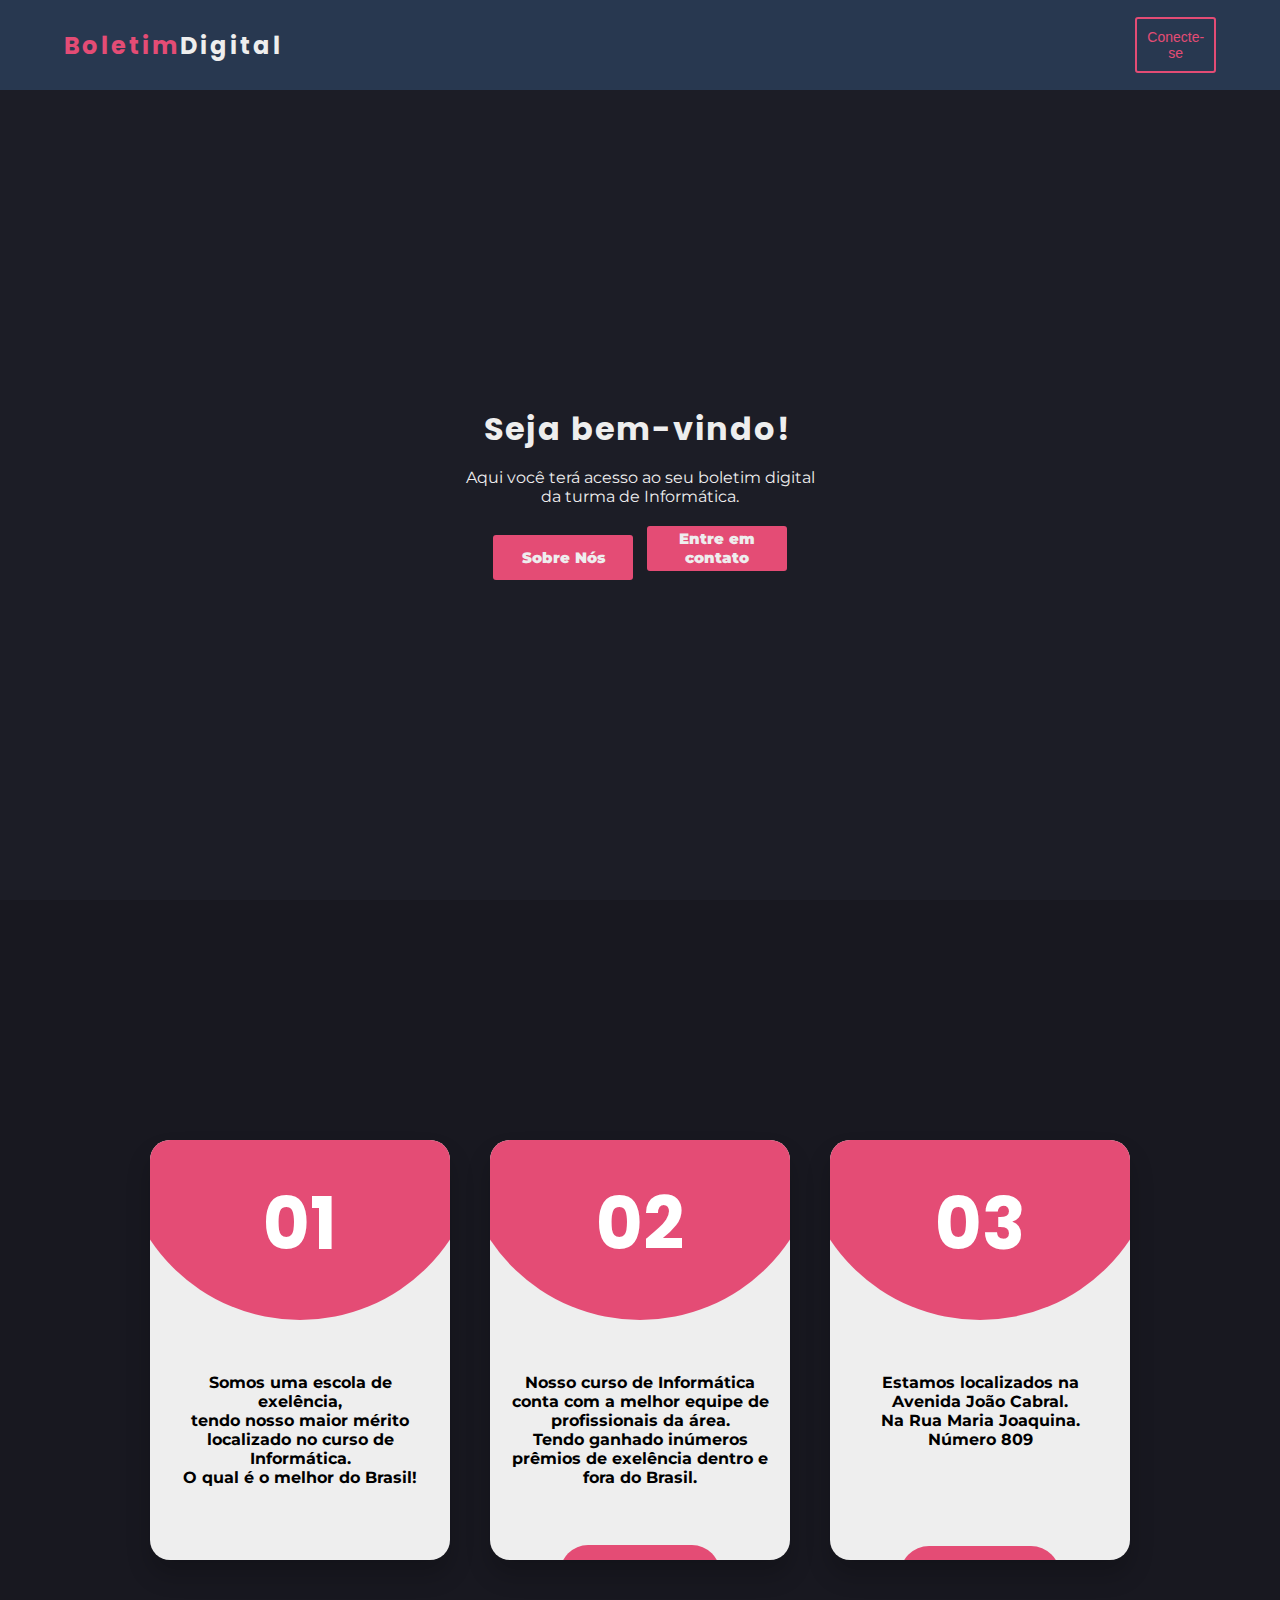
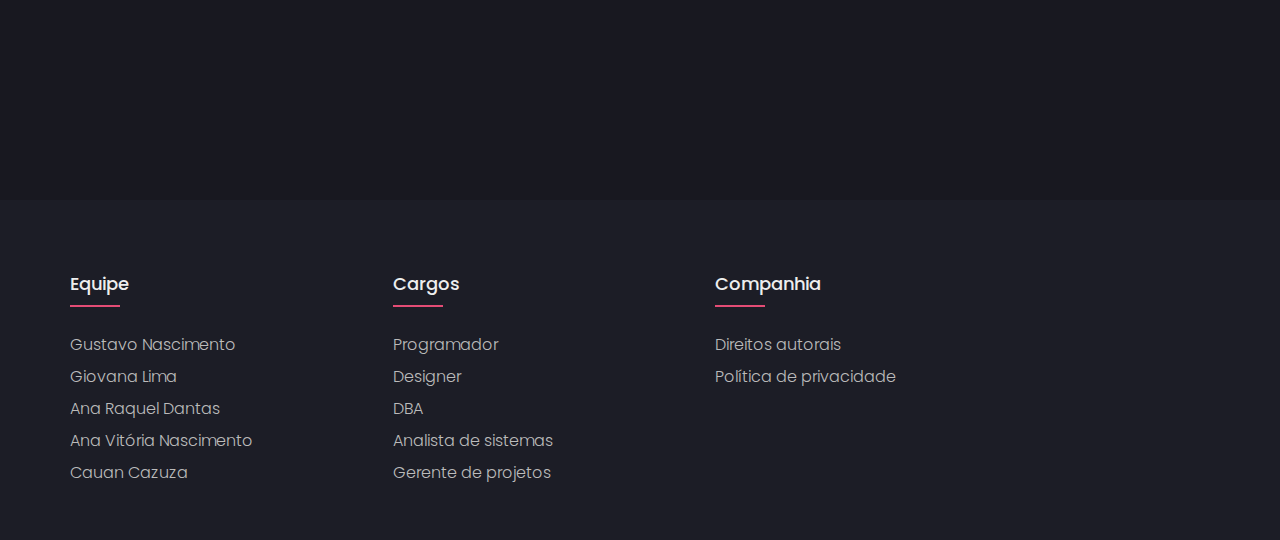
<file: index.html>
<!DOCTYPE html>
<html lang="pt-br">
  <head>
    <meta charset="UTF-8" />
    <meta name="viewport" content="width=device-width, initial-scale=1.0"/>
    <title>Boletim Digital</title>
    <link rel="stylesheet" href="./style/style.css"/>
    <link rel="shortcut icon" href="./assets/favicon-one.png" type="image/x-icon"/>
  </head>
  <body>

    <header>
      <div class="logo">
        <h2><span>Boletim</span>Digital</h2>
      </div>
      <div class="nav-links">
        <nav id="nav">
          <ul>
            <li>
              <div class="dropdown">
                <button class="dropbtn">Conecte-se</button>
                <div class="dropdown-content">
                  <a href="./html/option-log.html" target="_blank">Login</a>
                  <a href="html/cadastro.html" target="_blank">Cadastro</a>
                </div>
              </div>
            </li>
          </ul>
        </nav>
      </div>
    </header>

    <section class="home">
      <div class="cover">
        <h1>Seja bem-vindo!</h1>
        <p>
          Aqui você terá acesso ao seu boletim digital <br/> da turma de Informática.
        </p>
        <div>
          <button><a href="#sobre">Sobre Nós</a></button>
          <button><a href="#contato">Entre em contato</a></button>
        </div>
      </div>

      <section id="sobre" class="about">
        <div class="cont">
          <div class="card">
            <div class="circle">
              <h2>01</h2>
            </div>
            <div class="content">
              <p>
                <br><br>Somos uma escola de exelência, <br>tendo nosso maior mérito localizado no curso de Informática.<br>O qual é o melhor do Brasil!<br><br><br>
              </p>
              <a href="#">..............................<br>Read More</a>
            </div>
          </div>
          <div class="card">
            <div class="circle">
              <h2>02</h2>
            </div>
            <div class="content">
              <p>
                <br><br>Nosso curso de Informática<br>conta com a melhor equipe de profissionais da área.<br> Tendo ganhado inúmeros prêmios de exelência dentro e fora do Brasil.
              </p>
              <br>
              </p>
              <a href="#">..............................<br>Read More</a>
            </div>
          </div>
          <div class="card">
            <div class="circle">
              <h2>03</h2>
            </div>
            <div class="content">
              <p>
                <br><br>Estamos localizados na Avenida João Cabral.<br>Na Rua Maria Joaquina.<br>Número 809<br><br><br><br>
              <a href="#">..............................<br>Read More</a>
            </div>
          </div>
        </div>
      </section>

      <footer id="contato" class="footer">
        <div class="container">
          <div class="row">
            <div class="footer-col">
              <h4>Equipe</h4>
              <ul>
                <li><a href="#">Gustavo Nascimento</a></li>
                <li><a href="#">Giovana Lima</a></li>
                <li><a href="#">Ana Raquel Dantas</a></li>
                <li><a href="#">Ana Vitória Nascimento</a></li>
                <li><a href="#">Cauan Cazuza</a></li>
              </ul>
            </div>
            <div class="footer-col">
              <h4>Cargos</h4>
              <ul>
                <li><a href="#">Programador</a></li>
                <li><a href="#">Designer</a></li>
                <li><a href="#">DBA</a></li>
                <li><a href="#">Analista de sistemas</a></li>
                <li><a href="#">Gerente de projetos</a></li>
              </ul>
            </div>
            <div class="footer-col">
              <h4>Companhia</h4>
              <ul>
                <li><a href="#">Direitos autorais</a></li>
                <li><a href="#">Política de privacidade</a></li>
              </ul>
            </div>
          </div>
        </div>
      </footer>
    </section>
  </body>
</html>
</file>
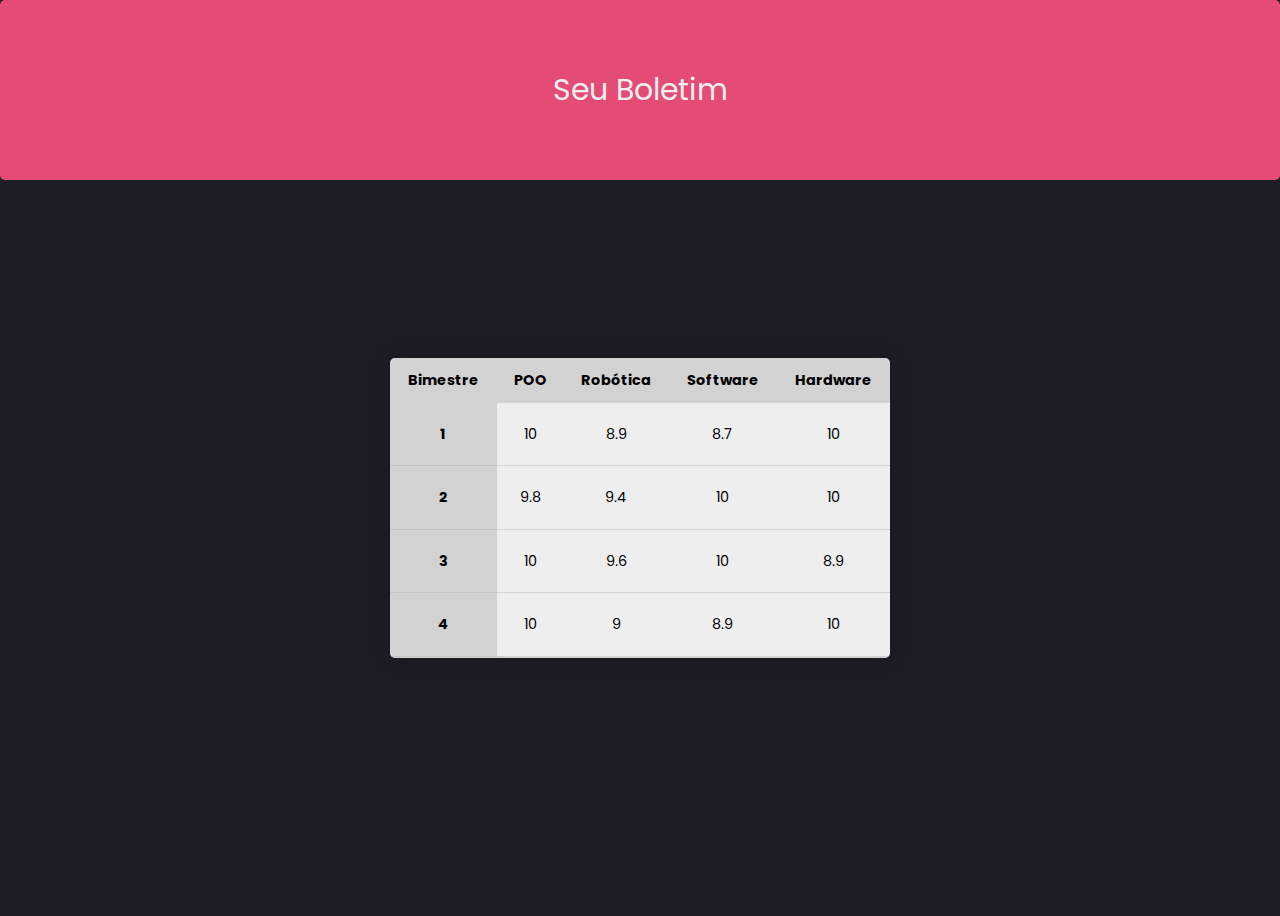
<file: html/boletim-aluno.html>
<!DOCTYPE html>
<html lang="pt-br">
  <head>
    <meta charset="UTF-8"/>
    <meta http-equiv="X-UA-Compatible" content="IE=edge"/>
    <meta name="viewport" content="width=device-width, initial-scale=1.0"/>
    <link rel="stylesheet" href="../style/boletim-style.css"/>
    <link rel="shortcut icon" href="#" type="image/x-icon">
    <link rel="preconnect" href="https://fonts.googleapis.com"/>
    <link rel="preconnect" href="https://fonts.gstatic.com" crossorigin/>
    <link href="https://fonts.googleapis.com/css2?family=Poppins:wght@400;500;600;700;900&display=swap" rel="stylesheet"/>
    <title>Boletim</title>
  </head>
  <body>
    <div class="banner">
    <p class="titulo">
      Seu Boletim
    </p>
  </div>
    <table class="content-table">
        <thead>
          <tr>
            <th>Bimestre</th>
            <th>POO</th>
            <th>Robótica</th>
            <th>Software</th>
            <th>Hardware</th>
          </tr>
        </thead>
        <tbody>
          <tr>
            <td class="lala">1</td>
            <td>10</td>
            <td>8.9</td>
            <td>8.7</td>
            <td>10</td>
          </tr>
          <tr>
            <td class="lala">2</td>
            <td>9.8</td>
            <td>9.4</td>
            <td>10</td>
            <td>10</td>
          </tr>
          <tr>
            <td class="lala">3</td>
            <td>10</td>
            <td>9.6</td>
            <td>10</td>
            <td>8.9</td>
          </tr>
          <tr>
            <td class="lala">4</td>
            <td>10</td>
            <td>9</td>
            <td>8.9</td>
            <td>10</td>
          </tr>
        </tbody>
      </table>
  </body>
</html>
</file>
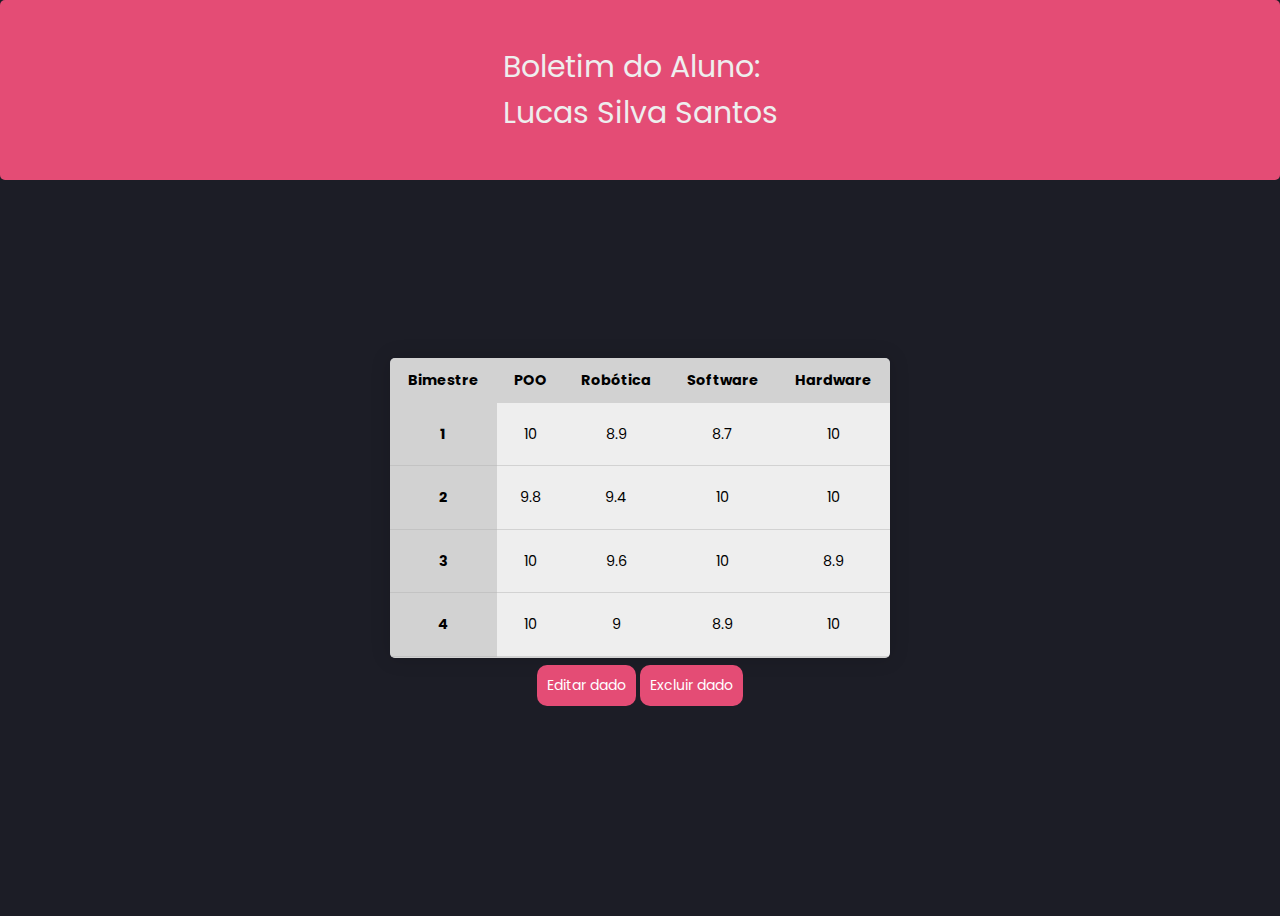
<file: html/boletim-prof.html>
<!DOCTYPE html>
<html lang="pt-br">
  <head>
    <meta charset="UTF-8"/>
    <meta http-equiv="X-UA-Compatible" content="IE=edge"/>
    <meta name="viewport" content="width=device-width, initial-scale=1.0"/>
    <link rel="stylesheet" href="../style/boletim-prof-style.css"/>
    <link rel="shortcut icon" href="#" type="image/x-icon">
    <link rel="preconnect" href="https://fonts.googleapis.com"/>
    <link rel="preconnect" href="https://fonts.gstatic.com" crossorigin/>
    <link href="https://fonts.googleapis.com/css2?family=Poppins:wght@400;500;600;700;900&display=swap" rel="stylesheet"/>
    <title>Boletim</title>
  </head>
  <body>
    <div class="banner">
    <p class="titulo">
      Boletim do Aluno:<br> Lucas Silva Santos
    </p>
  </div>
    <table class="content-table">
        <thead>
          <tr>
            <th>Bimestre</th>
            <th>POO</th>
            <th>Robótica</th>
            <th>Software</th>
            <th>Hardware</th>
          </tr>
        </thead>
        <tbody>
          <tr>
            <td class="lala">1</td>
            <td>10</td>
            <td>8.9</td>
            <td>8.7</td>
            <td>10</td>
          </tr>
          <tr>
            <td class="lala">2</td>
            <td>9.8</td>
            <td>9.4</td>
            <td>10</td>
            <td>10</td>
          </tr>
          <tr>
            <td class="lala">3</td>
            <td>10</td>
            <td>9.6</td>
            <td>10</td>
            <td>8.9</td>
          </tr>
          <tr>
            <td class="lala">4</td>
            <td>10</td>
            <td>9</td>
            <td>8.9</td>
            <td>10</td>
          </tr>
        </tbody>
       </table>
       <div class="botoes">
        <button type="submit" class="editar">Editar dado</button>
        <button type="submit" class="excluir">Excluir dado</button>
       </div>
  </body>
</html>
</file>
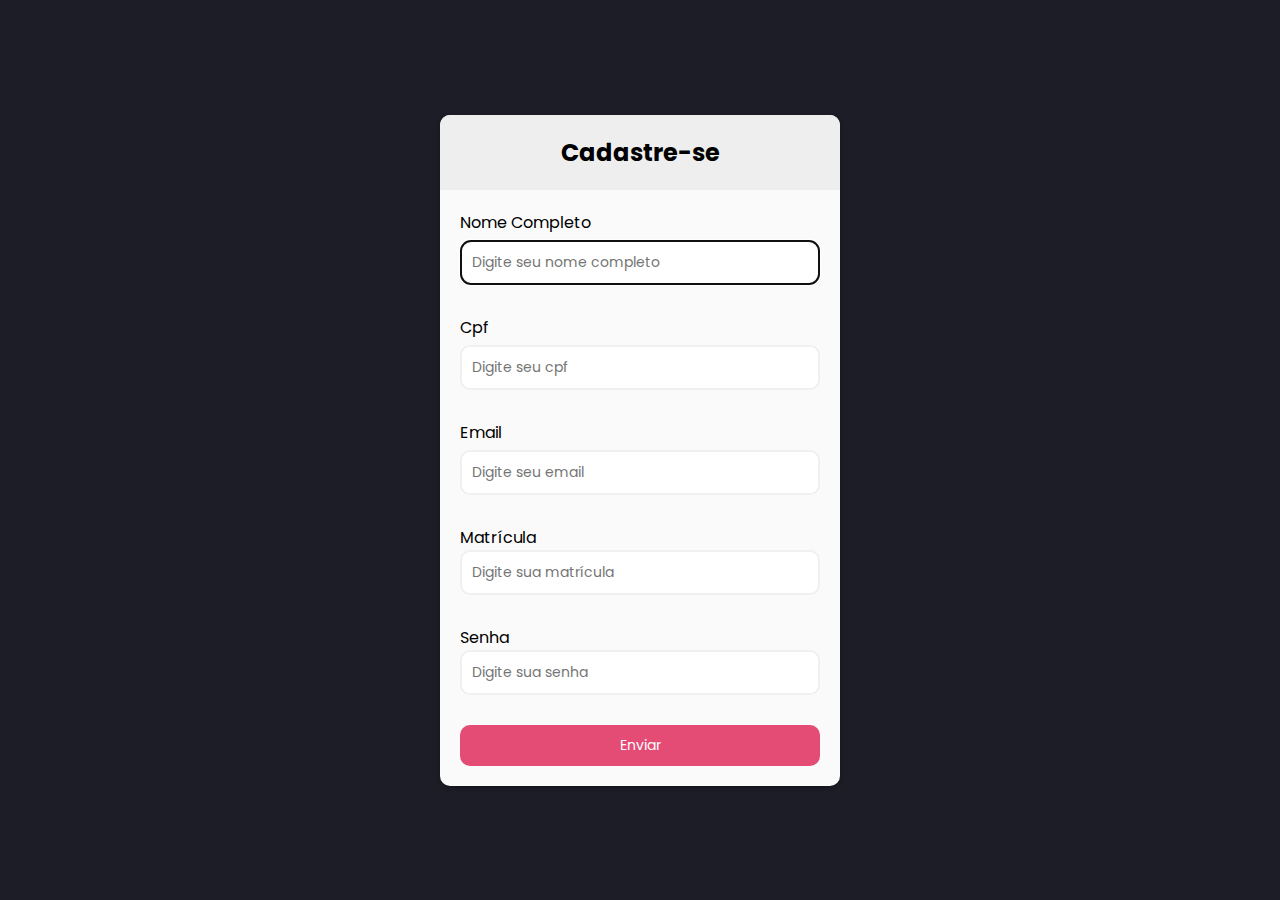
<file: html/cad-aluno.html>
<!DOCTYPE html>
<html lang="pt-br">
  <head>
    <meta charset="UTF-8"/>
    <meta http-equiv="X-UA-Compatible" content="IE=edge"/>
    <meta name="viewport" content="width=device-width, initial-scale=1.0"/>
    <link rel="stylesheet" href="../style/cad-style.css"/>
    <link rel="shortcut icon" href="../assets/user.png" type="image/x-icon">
    <link rel="preconnect" href="https://fonts.googleapis.com"/>
    <link rel="preconnect" href="https://fonts.gstatic.com" crossorigin/>
    <link href="https://fonts.googleapis.com/css2?family=Poppins:wght@400;500;600;700;900&display=swap" rel="stylesheet"/>
    <title>Cadastro do Aluno</title>
  </head>
  <body>
    <div class="container">
      <div class="header">
        <h2>Cadastre-se</h2>
      </div>

      <form id="form" class="form">
        <div class="form-control">
          <label for="username">Nome Completo</label>
          <input
            type="text"
            placeholder="Digite seu nome completo" required autofocus/>
        </div>

        <div class="form-control">
          <label for="text">Cpf</label>
          <input type="text" maxlength="11"
          placeholder="Digite seu cpf" required autofocus/>
        </div>

        <div class="form-control">
          <label for="email">Email</label>
          <input
            type="email" 
            placeholder="Digite seu email" required autofocus/>
        </div>

        <div class="form-control">
          <label">Matrícula</label>
          <input
            type="text" maxlength="6"
            placeholder="Digite sua matrícula" required autofocus/>
        </div>

        <div class="form-control">
          <label">Senha</label>
          <input
            type="password" maxlength="6"
            placeholder="Digite sua senha" required autofocus/>
        </div>

        <button type="submit">Enviar</button>
      </form>
    </div>

  </body>
</html>
</file>
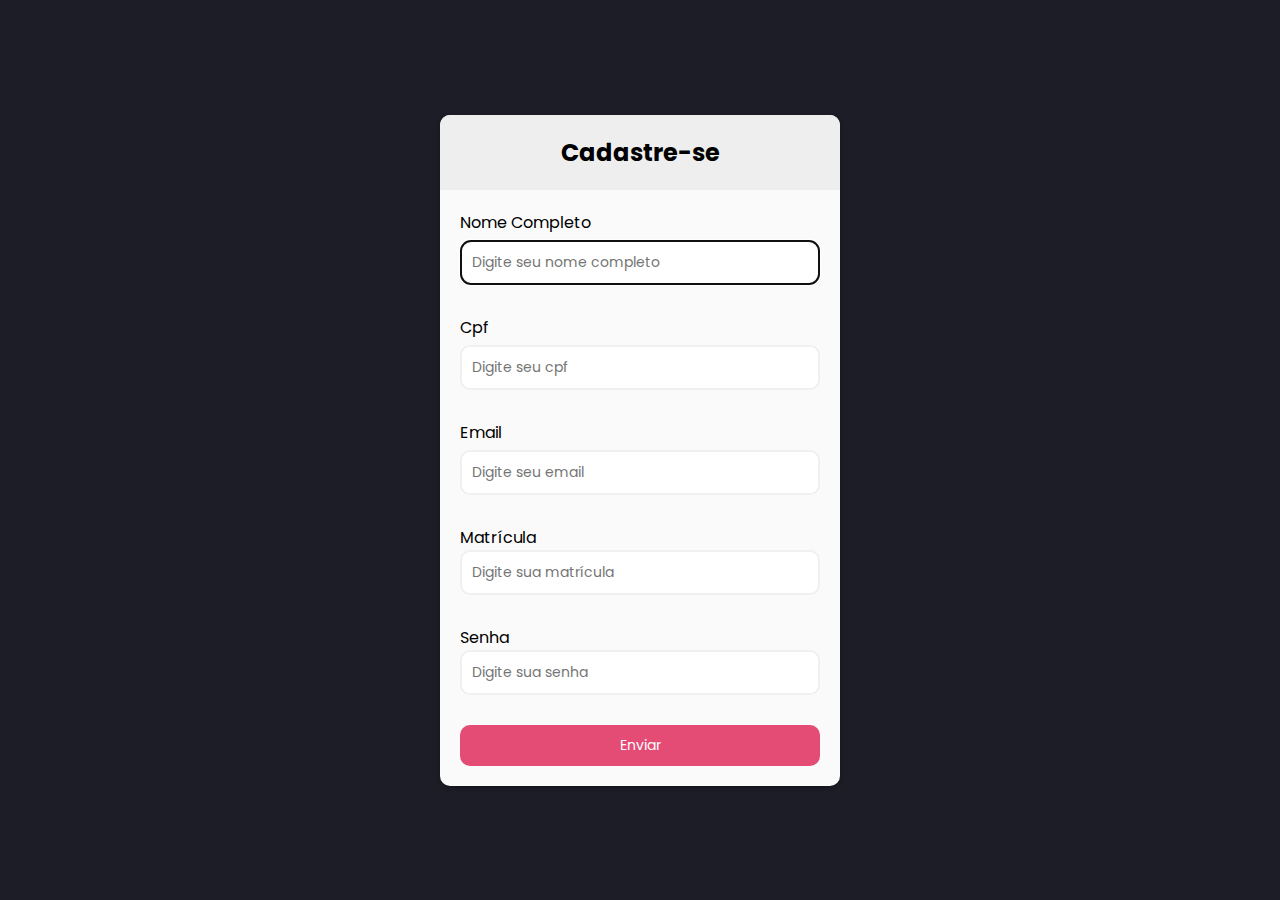
<file: html/cadastro.html>
<!DOCTYPE html>
<html lang="pt-br">
  <head>
    <meta charset="UTF-8"/>
    <meta http-equiv="X-UA-Compatible" content="IE=edge"/>
    <meta name="viewport" content="width=device-width, initial-scale=1.0"/>
    <link rel="stylesheet" href="../style/cad-style.css"/>
    <link rel="shortcut icon" href="../assets/user.png" type="image/x-icon">
    <link rel="preconnect" href="https://fonts.googleapis.com"/>
    <link rel="preconnect" href="https://fonts.gstatic.com" crossorigin/>
    <link href="https://fonts.googleapis.com/css2?family=Poppins:wght@400;500;600;700;900&display=swap" rel="stylesheet"/>
    <title>Cadastro</title>
  </head>
  <body>
    <div class="container">
      <div class="header">
        <h2>Cadastre-se</h2>
      </div>

      <form id="form" class="form">
        <div class="form-control">
          <label for="username">Nome Completo</label>
          <input
            type="text"
            placeholder="Digite seu nome completo" required autofocus/>
        </div>

        <div class="form-control">
          <label for="text">Cpf</label>
          <input type="text" maxlength="11"
          placeholder="Digite seu cpf" required autofocus/>
        </div>

        <div class="form-control">
          <label for="email">Email</label>
          <input
            type="email" 
            placeholder="Digite seu email" required autofocus/>
        </div>

        <div class="form-control">
          <label">Matrícula</label>
          <input
            type="text" maxlength="6"
            placeholder="Digite sua matrícula" required autofocus/>
        </div>

        <div class="form-control">
          <label">Senha</label>
          <input
            type="password" maxlength="6"
            placeholder="Digite sua senha" required autofocus/>
        </div>

        <button type="submit">Enviar</button>
      </form>
    </div>

  </body>
</html>
</file>
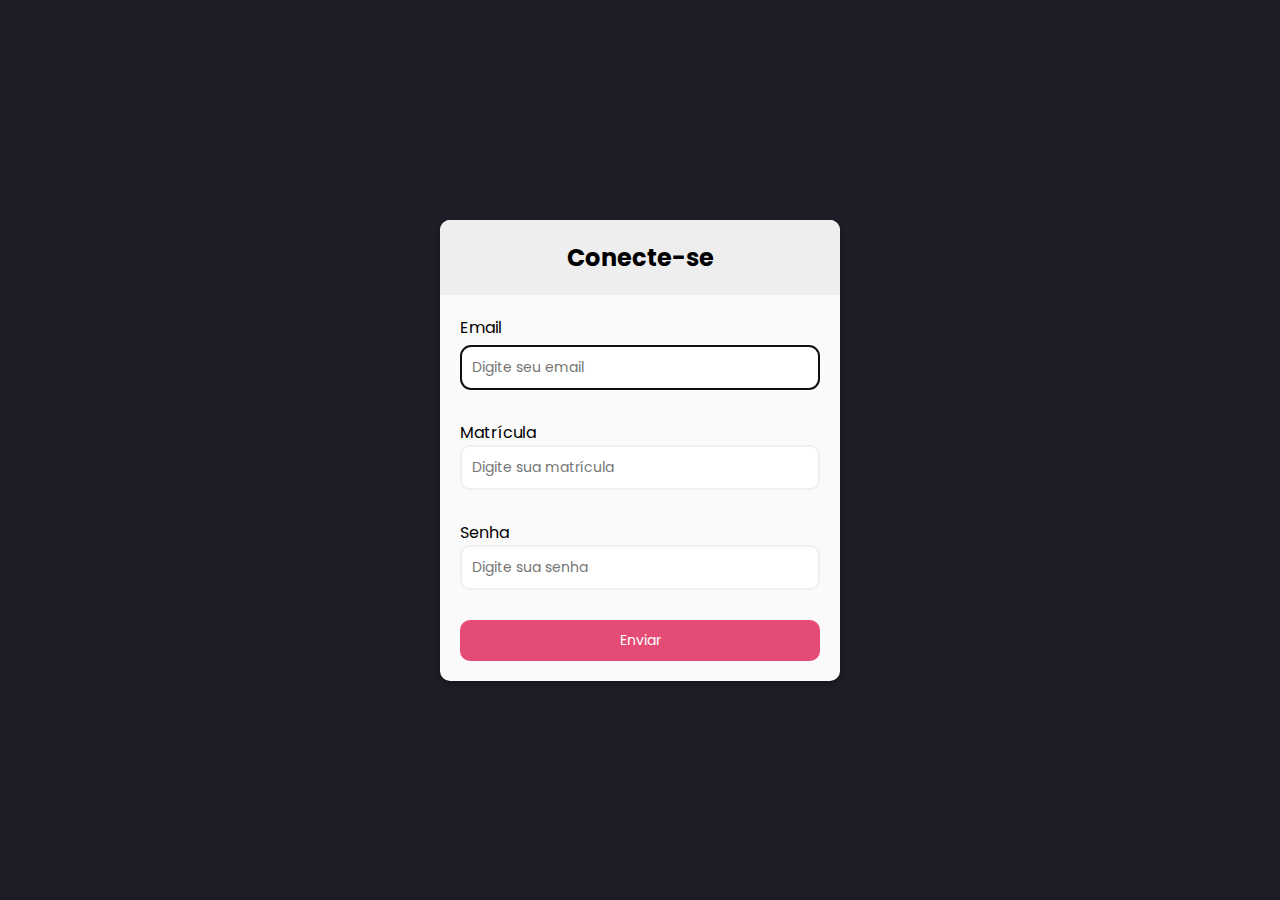
<file: html/log-aluno.html>
<!DOCTYPE html>
<html lang="pt-br">
  <head>
    <meta charset="UTF-8"/>
    <meta http-equiv="X-UA-Compatible" content="IE=edge"/>
    <meta name="viewport" content="width=device-width, initial-scale=1.0"/>
    <link rel="stylesheet" href="../style/log-style.css"/>
    <link rel="shortcut icon" href="../assets/user.png" type="image/x-icon">
    <link rel="preconnect" href="https://fonts.googleapis.com"/>
    <link rel="preconnect" href="https://fonts.gstatic.com" crossorigin/>
    <link href="https://fonts.googleapis.com/css2?family=Poppins:wght@400;500;600;700;900&display=swap" rel="stylesheet"/>
    <title>Login do aluno</title>
  </head>
  <body>
    <div class="container">
      <div class="header">
        <h2>Conecte-se</h2>
      </div>

      <form id="form" class="form">

        <div class="form-control">
          <label for="email">Email</label>
          <input
            type="email"
            placeholder="Digite seu email" required autofocus/>
        </div>

        <div class="form-control">
          <label">Matrícula</label>
          <input
            type="text" maxlength="6"
            placeholder="Digite sua matrícula" required autofocus/>
        </div>
        <div class="form-control">
          <label">Senha</label>
          <input
            type="password" maxlength="6"
            placeholder="Digite sua senha" required autofocus/>
        </div>
        <button type="submit">Enviar</button>
      </form>
      
    </div>
  </body>
</html>
</file>
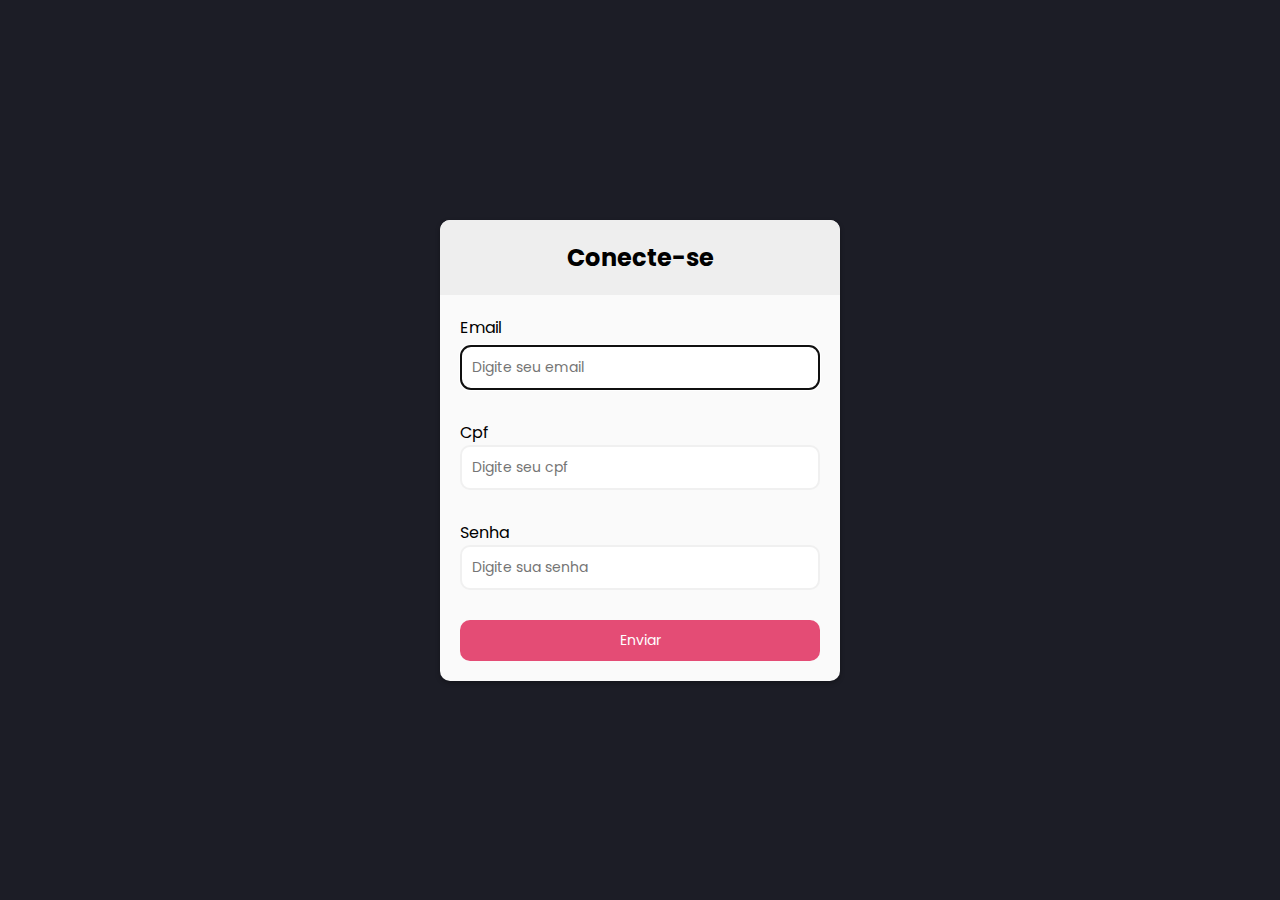
<file: html/log-prof.html>
<!DOCTYPE html>
<html lang="pt-br">
  <head>
    <meta charset="UTF-8"/>
    <meta http-equiv="X-UA-Compatible" content="IE=edge"/>
    <meta name="viewport" content="width=device-width, initial-scale=1.0"/>
    <link rel="stylesheet" href="../style/log-style.css"/>
    <link rel="shortcut icon" href="../assets/user.png" type="image/x-icon">
    <link rel="preconnect" href="https://fonts.googleapis.com"/>
    <link rel="preconnect" href="https://fonts.gstatic.com" crossorigin/>
    <link href="https://fonts.googleapis.com/css2?family=Poppins:wght@400;500;600;700;900&display=swap" rel="stylesheet"/>
    <title>Login do professor</title>
  </head>
  <body>
    <div class="container">
      <div class="header">
        <h2>Conecte-se</h2>
      </div>

      <form id="form" class="form">

        <div class="form-control">
          <label for="email">Email</label>
          <input
            type="email"
            placeholder="Digite seu email" required autofocus/>
        </div>

        <div class="form-control">
          <label">Cpf</label>
          <input
            type="text" maxlength="11"
            placeholder="Digite seu cpf" required autofocus/>
        </div>

        <div class="form-control">
          <label">Senha</label>
          <input
            type="password" maxlength="6"
            placeholder="Digite sua senha" required autofocus/>
        </div>

        <button type="submit">Enviar</button>
      </form>
    </div>

  </body>
</html>
</file>
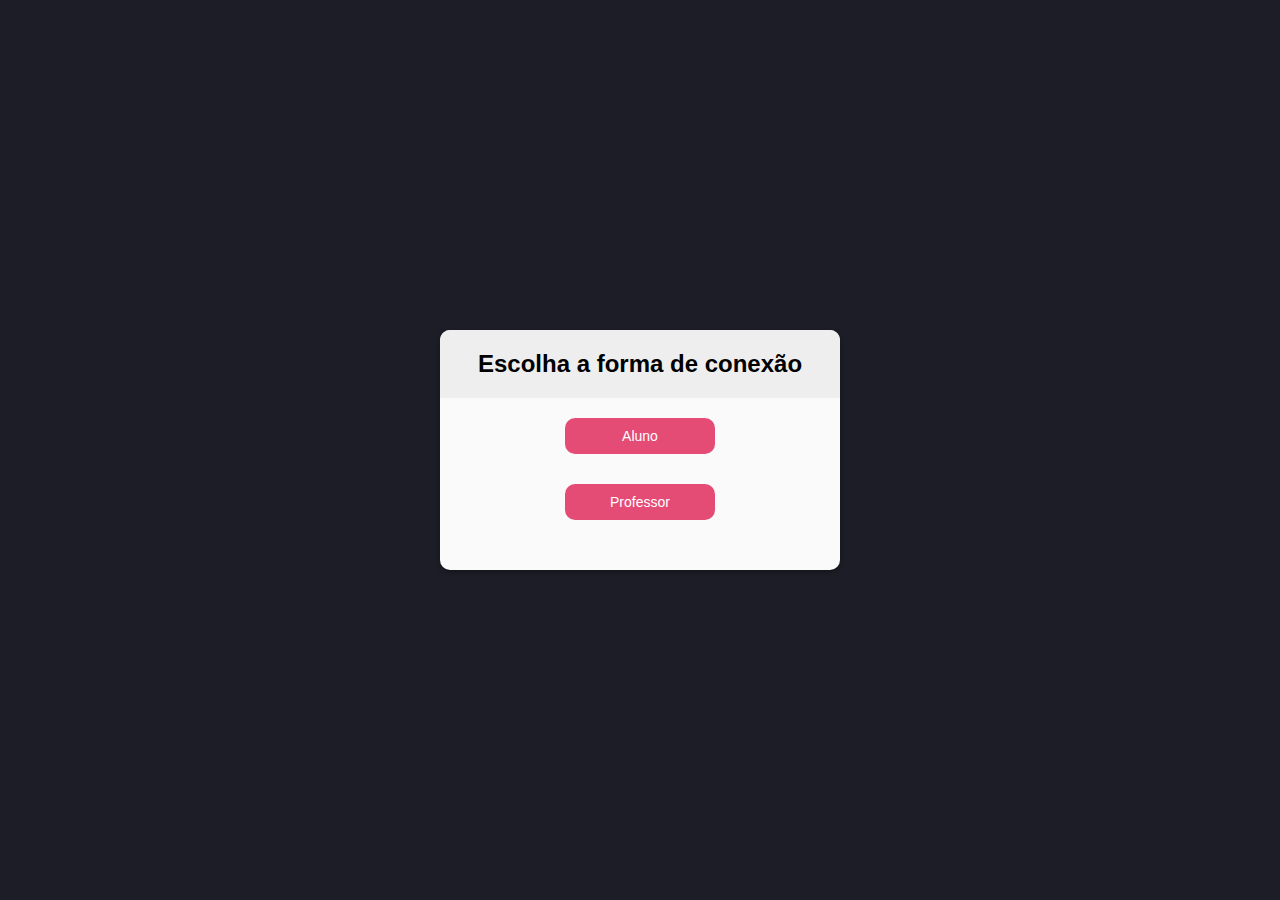
<file: html/option-boletim.html>
<!DOCTYPE html>
<html lang="pt-br">
<head>
  <meta charset="UTF-8">
  <meta http-equiv="X-UA-Compatible" content="IE=edge">
  <meta name="viewport" content="width=device-width, initial-scale=1.0">
  <link rel="shortcut icon" href="../assets/user.png" type="image/x-icon">
  <link rel="stylesheet" href="../style/log-style.css">
  <title>Opções de Boletim</title>
</head>
<body>
  <div class="container">
    <div class="header">
      <h2>Escolha a forma de conexão</h2>
    </div>

    <form id="form" class="form">

      <div class="form-control" id="control">
        <button id="btn"><a target="_blank" href="boletim-aluno.html">Aluno</a></button>
      </div>

      <div class="form-control" id="control">
        <button id="btn"><a target="_blank" href="boletim-prof.html">Professor</a></button>
      </div>
</body>
</html>
</file>
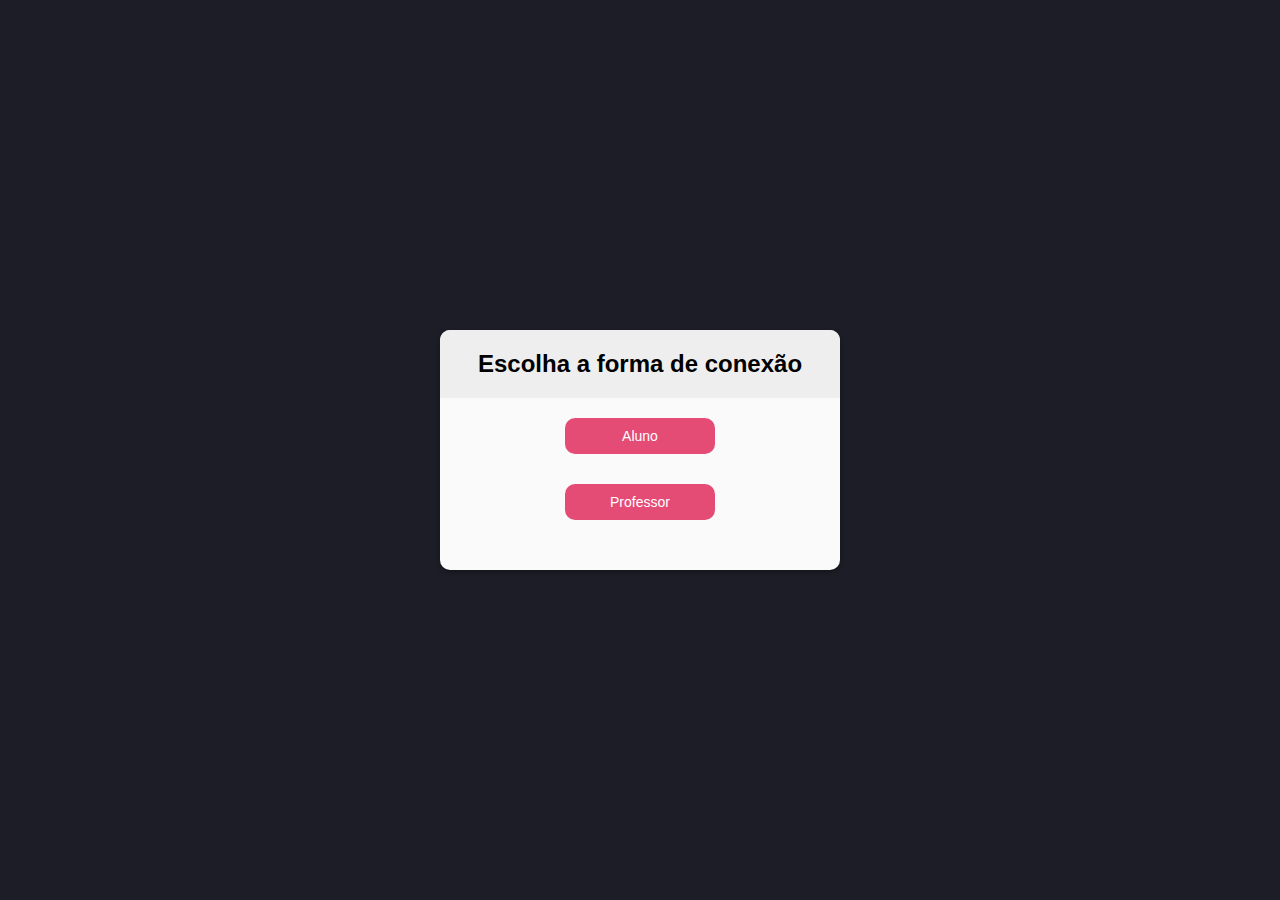
<file: html/option-log.html>
<!DOCTYPE html>
<html lang="pt-br">
<head>
  <meta charset="UTF-8">
  <meta http-equiv="X-UA-Compatible" content="IE=edge">
  <meta name="viewport" content="width=device-width, initial-scale=1.0">
  <link rel="shortcut icon" href="../assets/user.png" type="image/x-icon">
  <link rel="stylesheet" href="../style/log-style.css">
  <title>Opçoes de login</title>
</head>
<body>
  <div class="container">
    <div class="header">
      <h2>Escolha a forma de conexão</h2>
    </div>

    <form id="form" class="form">

      <div class="form-control" id="control">
        <button id="btn"><a target="_blank" href="../html/log-aluno.html">Aluno</a></button>
      </div>

      <div class="form-control" id="control">
        <button id="btn"><a target="_blank" href="../html/log-prof.html">Professor</a></button>
      </div>
</body>
</html>
</file>
<file: style/style.css>
@import url('https://fonts.googleapis.com/css2?family=Montserrat:wght@200&family=Poppins&display=swap');

* {
  text-decoration: none;
  cursor: pointer;
  color: #eee;
  border: none;
  padding: 0;
  margin: 0;
}

html {
  scroll-behavior: smooth;
}

.home {
  position: absolute;
  height: 90vh;
  width: 100%;
  background-color: #1c1d26;
  z-index: -2;
}

.cover > h1 {
  font-family: 'Poppins', sans-serif;
  text-align: center;
  letter-spacing: 2px;
}

.cover h1 {
  padding-right: 5px;
}

.cover p {
  margin: 15px;
  text-align: center;
}

.cover {
  height: 100%;
  display: flex;
  flex-direction: column;
  justify-content: center;
  align-items: center;
}

.cover button {
  margin: 5px;
  width: 140px;
  height: 45px;
  background-color: #e44c75;
  font-family: 'Montserrat', sans-serif;
  font-size: 15px;
  font-weight: 900;
  border-radius: 3px;
  transition: all;
}

.cover button:hover {
  transform: scale(1.1);
  background-color: #e6416d;
}

header {
  font-family: 'Poppins', sans-serif;
  display: flex;
  height: 10vh;
  justify-content: space-between;
  align-items: center;
  padding: 0 5%;
  background-color: #283850;
}

#nav {
  padding-left: 80%;
}

.nav-links {
  width: 35%;
  min-width: 400px;
}

.logo > h2 {
  letter-spacing: 3px;
}

.dropbtn {
  font-size: 14px;
  padding: 10px 10px;
  border: 2px solid #e44c75;
  border-radius: 3px;
  background-color: transparent;
  color: #e44c75;
  transition-duration: 300ms;
}

.dropdown {
  position: relative;
  display: inline-block;
}

.dropdown-content {
  display: none;
  position: absolute;
  background-color: #283850;
  min-width: 110px;
  box-shadow: 0px 8px 16px 0px rgba(0, 0, 0, 0.2);
  z-index: 1;
}

.dropdown-content a {
  padding: 12px 16px;
  text-decoration: none;
  display: block;
}

.dropdown-content a:hover {
  background-color: #1c1d26;
}

.dropdown:hover .dropdown-content {
  display: block;
}

.dropdown:hover .dropbtn {
  color: #eee;
  background-color: #e6416d;
}

h2 > span {
  color: #e44c75;
}

p {
  font-family: 'Montserrat', sans-serif;
}

.nav-links ul {
  display: flex;
  justify-content: space-between;
  align-items: center;
  list-style-type: none;
}

.nav-links a {
  text-decoration: none;
  font-size: 18px;
}
.nav-links a:hover {
  transition-duration: 300ms;
  color: #e44c75;
}

.about {
  height: 100vh;
  width: 100%;
  display: flex;
  justify-content: center;
  align-items: center;
  min-height: 100vh;
  background-color: #181820;
  background-attachment: fixed;
}
 
.cont{
  position: relative;
  width: 1150px;
  padding: 20px;
  display: flex;
  justify-content: center;
  align-items: center;
  flex-wrap: wrap;
}

.cont .card{
  position: relative;
  width: 300px;
  height: 420px;
  background: #eee;
  margin: 20px;
  border-radius: 20px;
  overflow: hidden;
  box-shadow: 0 15px 25px rgba(0, 0, 0, 0.2);
  transition:0.5s;
}

.cont .card .circle{
  position: relative;
  width: 100%;
  height: 100%;
  background: #000;
  clip-path: circle(180px at center 0);
  text-align: center;
  font-family: 'Poppins', sans-serif;
}

.cont .card .circle h2{
  color: #fff;
  font-size: 4.5em;
  padding: 30px 0;
}

.cont .card .content{
  position: relative;
  bottom: 245px;
  padding: 20px;
  text-align: center;
}

.cont .card .content p{
  color: rgb(0, 0, 0);
  font-weight: bold;
}

.cont .card .content a{
 position: relative;
 display: inline-block;
 padding: 10px 20px;
 background: #000;
 border-radius: 40px;
 margin-top: 40px;
}

.cont .card:nth-child(1) .circle,
.cont .card:nth-child(1) .content a{
  background: #e44c75;
}
.cont .card:nth-child(2) .circle,
.cont .card:nth-child(2) .content a{
  background: #e44c75;
}
.cont .card:nth-child(3) .circle,
.cont .card:nth-child(3) .content a{
  background: #e44c75;
}

.cont:hover .card{
  transform: scale(0.9);
  opacity: 0.5;
}

.cont .card:hover{
  transform: scale(1.1);
  opacity: 1;
}

.container{
	max-width: 1170px;
	margin:auto;
}

.row{
	display: flex;
	flex-wrap: wrap;
}

ul{
	list-style: none;
}

.footer{
	background-color: #1c1d26;
  padding: 70px 0;
  font-family: 'Poppins', sans-serif;
  height: 200px;
  width: 100%;
}

.footer-col{
   width: 25%;
   padding: 0 15px;
}

.footer-col h4{
	font-size: 18px;
	text-transform: capitalize;
	margin-bottom: 35px;
	font-weight: 500;
	position: relative;
}

.footer-col h4::before{
	content: '';
	position: absolute;
	left:0;
	bottom: -10px;
	background-color: #e44c75;
	height: 2px;
	box-sizing: border-box;
	width: 50px;
}

.footer-col ul li:not(:last-child){
	margin-bottom: 7px;
}

.footer-col ul li a{
	font-size: 16px;
	color: #ffffff;
	text-decoration: none;
	font-weight: 300;
	color: #bbbbbb;
	display: block;
	transition: all 0.3s ease;
}

.footer-col ul li a:hover{
	color: #ffffff;
	padding-left: 8px;
}

@media screen and (max-width: 1024px) {
  .nav-links a {
    font-size: 16px;
  }

  li > button {
    font-size: 16px;
    /*padding: 8px 16px;*/
  }

  nav {
    max-width: 500px;
    margin-left: auto;
    margin-right: 0;
  }
}

@media screen and (max-width: 760px) {
  .logo > h2 {
    font-size: 20px;
  }

  #nav {
    padding-left: 30%;
  }

  .footer-col{
    width: 50%;
    margin-bottom: 30px;
  }
}

@media(max-width: 574px){
  .footer {
  height: 550px;
  }

  .footer-col{
  width: 100%;
  }
}
</file>
<file: style/boletim-style.css>
@import url('https://fonts.googleapis.com/css2?family=Poppins:wght@300&display=swap');
 
 *{
    font-family: 'Poppins', sans-serif;
 }
 
 body {
    min-height: 100vh;
    background: #1c1d26;
    display: flex;
    justify-content: center;
    align-items: center;
  }

.banner{
  position: absolute;
  background-color: #e44c75;
  width: 100%;
  top: 0%;
  min-height: 20%;
  border-radius: 5px;
  font-size: 30px;
  color: #eee;
}

.titulo{
  margin: 0;
  position: absolute;
  top: 50%;
  left: 50%;
  margin-right: -50%;
  transform: translate(-50%, -50%);
  
}

  .content-table {
    position: relative;
    top: 50px;
    border-collapse: collapse;
    margin: 25px 0;
    font-size: 0.9em;
    min-width: 500px;
    min-height: 300px;
    border-radius: 5px 5px 5px 5px;
    overflow: hidden;
    box-shadow: 0 0 20px rgba(0, 0, 0, 0.15);
    background-color: #eee;
  }
  
  .content-table thead tr {
    background-color: rgba(177, 177, 177, 0.459);
    color: rgba(177, 177, 177, 0.459);
    text-align: center;
    font-weight: bold;
  }
  
  .content-table th,
  .content-table td {
    padding: 12px 15px;
    text-align: center;
    color:rgb(0, 0, 0)
  }
  
  .content-table tbody tr {
    border-bottom: 1px solid rgba(177, 177, 177, 0.459);
  }
  
  .content-table tbody tr:last-of-type {
    border-bottom: 2px solid rgba(177, 177, 177, 0.459);
  }

  .lala{
    background-color: rgba(177, 177, 177, 0.459);
    border-bottom: 1px solid rgba(177, 177, 177, 0.459);
    font-weight: bold;
}
</file>
<file: style/boletim-prof-style.css>
@import url('https://fonts.googleapis.com/css2?family=Poppins:wght@300&display=swap');
 
 *{
    font-family: 'Poppins', sans-serif;
 }
 
 body {
    min-height: 100vh;
    background: #1c1d26;
    display: flex;
    justify-content: center;
    align-items: center;
  }

.banner{
  position: absolute;
  background-color: #e44c75;
  width: 100%;
  top: 0%;
  min-height: 20%;
  border-radius: 5px;
  font-size: 30px;
  color: #eee;
}

.titulo{
  margin: 0;
  position: absolute;
  top: 50%;
  left: 50%;
  margin-right: -50%;
  transform: translate(-50%, -50%);
  
}

  .content-table {
    position: relative;
    top: 50px;
    border-collapse: collapse;
    margin: 25px 0;
    font-size: 0.9em;
    min-width: 500px;
    min-height: 300px;
    border-radius: 5px 5px 5px 5px;
    overflow: hidden;
    box-shadow: 0 0 20px rgba(0, 0, 0, 0.15);
    background-color: #eee;
  }
  
  .content-table thead tr {
    background-color: rgba(177, 177, 177, 0.459);
    color: rgba(177, 177, 177, 0.459);
    text-align: center;
    font-weight: bold;
  }
  
  .content-table th,
  .content-table td {
    padding: 12px 15px;
    text-align: center;
    color:rgb(0, 0, 0)
  }
  
  .content-table tbody tr {
    border-bottom: 1px solid rgba(177, 177, 177, 0.459);
  }
  
  .content-table tbody tr:last-of-type {
    border-bottom: 2px solid rgba(177, 177, 177, 0.459);
  }

  .lala{
    background-color: rgba(177, 177, 177, 0.459);
    border-bottom: 1px solid rgba(177, 177, 177, 0.459);
    font-weight: bold;
}

button{
    position: relative;
    background-color: #e44c75;
    cursor: pointer;
    color: #fff;
    font-size: 14px;
  
    border-radius: 10px;
    border: none;
    padding: 10px;
    transition: 0.5s ease-in-out;
    ;
}

.botoes{
  position: absolute;
  padding-top:455px;
}
</file>
<file: style/cad-style.css>
* {
  box-sizing: border-box;
  margin: 0;
  padding: 0;
  font-family: "Poppins", sans-serif;
}

body {
  width: 100%;
  min-height: 100vh;
  background: #1c1d26;
  display: flex;
  justify-content: center;
  align-items: center;
}

h2 {
  text-align: center;
}

.container {
  background-color: #fafafa;
  border-radius: 10px;
  box-shadow: 0 2px 5px rgba(0, 0, 0, 0.3);
  width: 400px;
  max-width: 100%;
  overflow: hidden;
}

.header {
  background-color: #eee;
  padding: 20px;
}

.form {
  padding: 20px;
}

.form-control {
  margin-bottom: 10px;
  padding-bottom: 20px;
  position: relative;
}

.form-control label {
  display: inline-block;
  margin-bottom: 5px;
}

.form-control input {
  border: 2px solid #f0f0f0;
  display: block;
  border-radius: 10px;
  font-size: 14px;
  width: 100%;
  padding: 10px;
}

.form button {
  background-color: #e44c75;
  cursor: pointer;
  color: #fff;
  font-size: 14px;
  width: 100%;
  border-radius: 10px;
  border: none;
  padding: 10px;
  transition: 0.5s ease-in-out;
}

.form button:hover {
  background-color: #e6416d;
  transform: scale(1.1);
  letter-spacing: 0.6px;
}
</file>
<file: style/log-style.css>
* {
  box-sizing: border-box;
  margin: 0;
  padding: 0;
  font-family: "Poppins", sans-serif;
  text-decoration: none;
}

body {
  width: 100%;
  min-height: 100vh;
  background: #1c1d26;
  display: flex;
  justify-content: center;
  align-items: center;
}

h2 {
  text-align: center;
}

.container {
  background-color: #fafafa;
  border-radius: 10px;
  box-shadow: 0 2px 5px rgba(0, 0, 0, 0.3);
  width: 400px;
  max-width: 100%;
  overflow: hidden;
}

.header {
  background-color: #eee;
  padding: 20px;
}

.form {
  padding: 20px;
}

.form-control {
  margin-bottom: 10px;
  padding-bottom: 20px;
  position: relative;
}

.form-control label {
  display: inline-block;
  margin-bottom: 5px;
}

.form-control input {
  border: 2px solid #f0f0f0;
  display: block;
  border-radius: 10px;
  font-size: 14px;
  width: 100%;
  padding: 10px;
}

.form button {
  background-color: #e44c75;
  cursor: pointer;
  color: #fff;
  font-size: 14px;
  width: 100%;
  border-radius: 10px;
  border: none;
  padding: 10px;
  transition: 0.5s ease-in-out;
}

.form button:hover {
  background-color: #e6416d;
  transform: scale(1.1);
  letter-spacing: 0.6px;
}

#control {
  text-align: center;
}

.form-control #btn {
  width: 150px;
}

a {
  color: inherit; 
}
</file>
